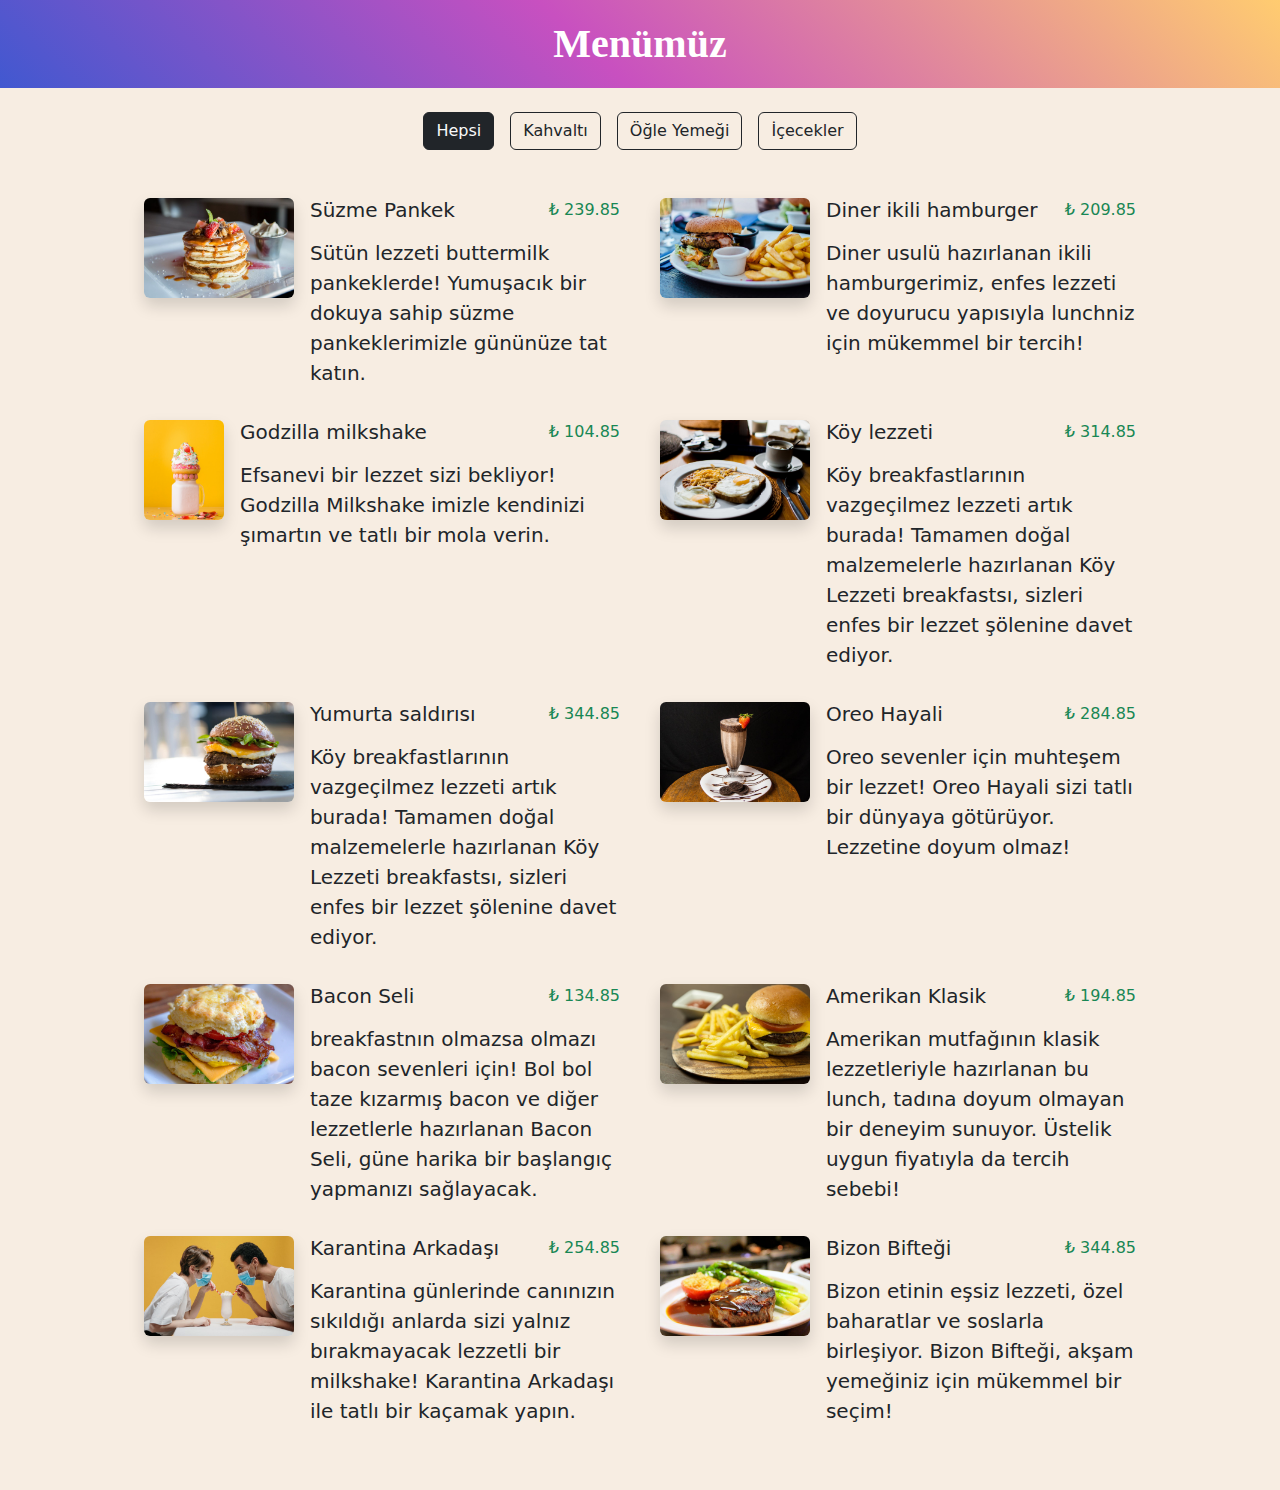
<file: index.html>
<!DOCTYPE html>
<html lang="en">
  <head>
    <meta charset="UTF-8" />
    <meta name="viewport" content="width=device-width, initial-scale=1.0" />
    <title>QR Menü</title>
    <link rel="stylesheet" href="style.css" />
    <link
      rel="stylesheet"
      href="https://cdnjs.cloudflare.com/ajax/libs/bootstrap/5.3.1/css/bootstrap.min.css"
    />
  </head>
  <body>
    <!-- üst kısım -->
    <h1 class="text-center">Menümüz</h1>
    <!-- butonlar -->
    <div
      id="buttons-area"
      class="d-flex justify-content-center gap-3 my-4"
    ></div>

    <!-- Menü Alanı -->
    <div id="menu-area" class="row justify-content-center gap-3 my-5"></div>

    <!-- js bağmatısı -->
    <script type="module" src="/main.js"></script>
  </body>
</html>
</file>
<file: style.css>
@import url("https://fonts.googleapis.com/css2?family=Inconsolata:wght@300;400;500;600;700;800;900&family=Preahvihear&display=swap");

@import url("https://fonts.googleapis.com/css2?family=Inconsolata:wght@300;400;500;600;700;800;900&family=Karla:wght@400;500&display=swap");

body {
  background-color: rgba(234, 211, 182, 0.405) !important;
}

#card {
  max-width: 500px;
}

#card img {
  width: 150px;
  height: 100px;
}

@media (max-width: 760px) {
  #card {
    max-width: 400px;
  }
  #card img {
    width: 100%;
    height: 240px;
  }
}
.text-center {
  padding: 20px;
  background-color: #4158d0;
  background-image: linear-gradient(
    43deg,
    #4158d0 0%,
    #c850c0 46%,
    #ffcc70 100%
  );

  color: white;
  font-weight: bold;
  font-family: "Kaarla";
}
</file>
